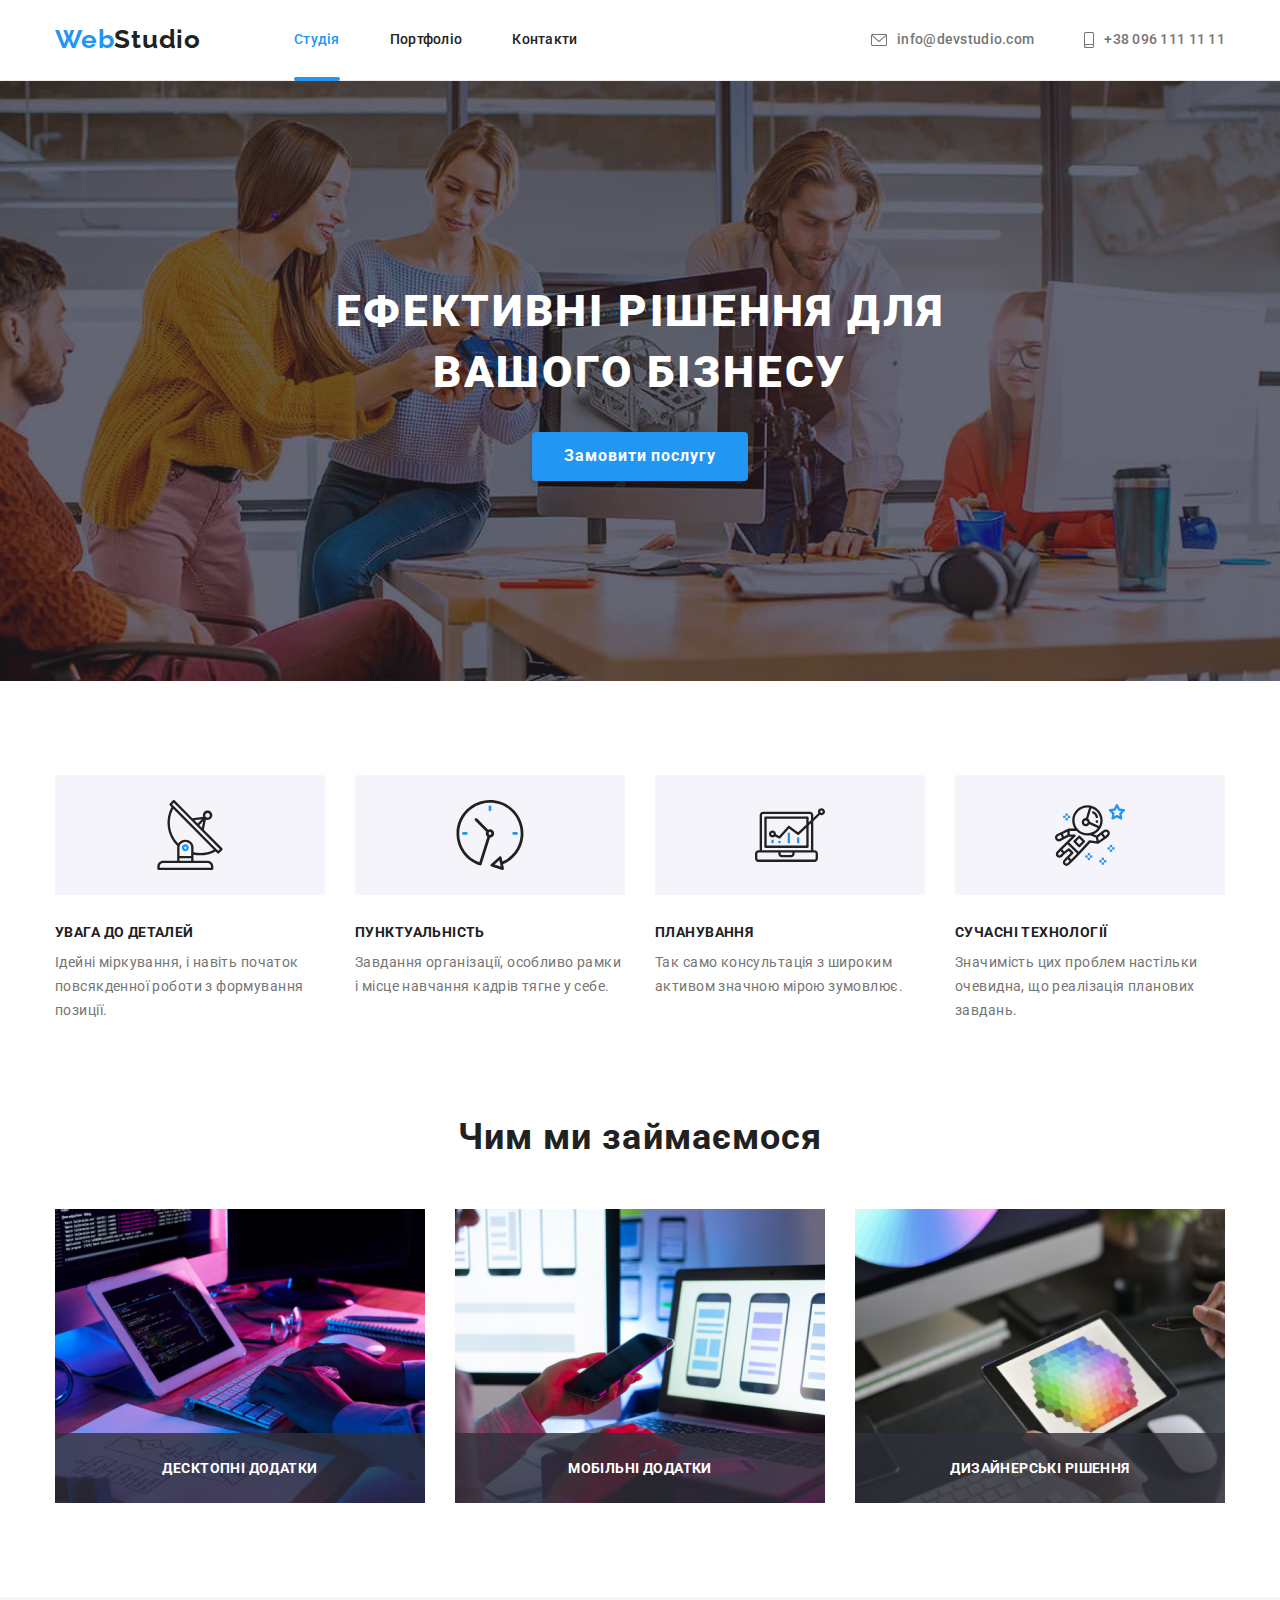
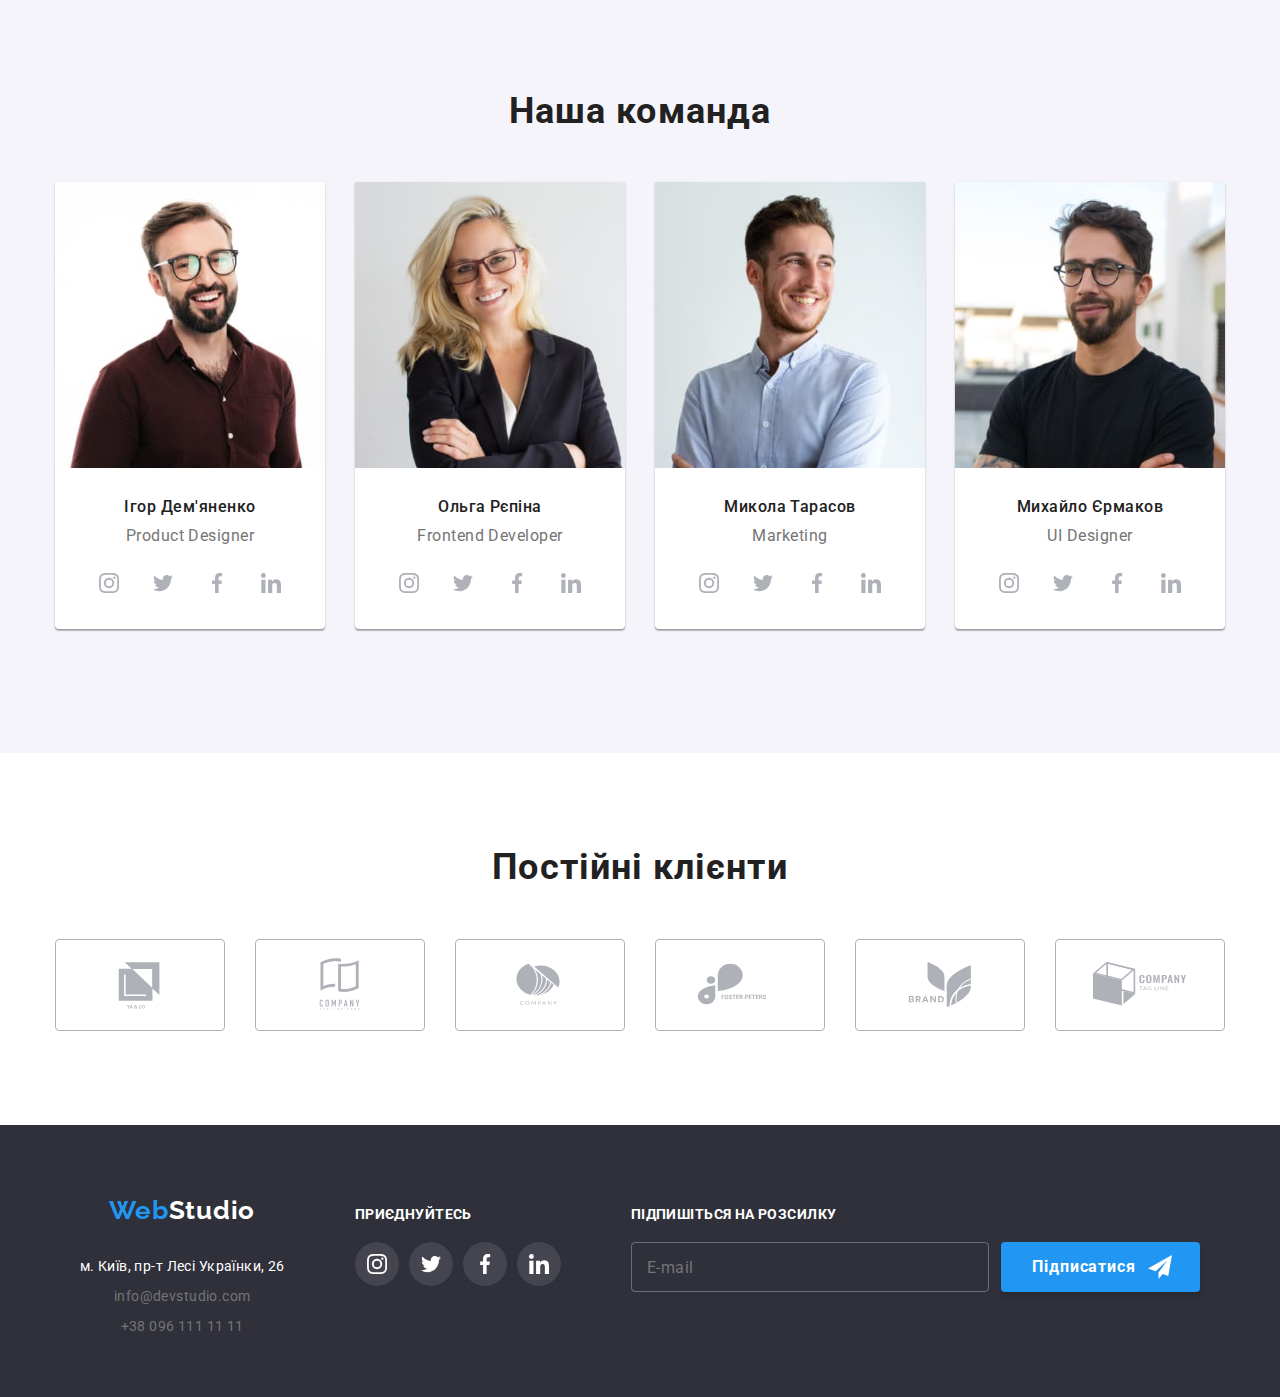
<file: index.html>
<!DOCTYPE html>
<html lang="uk">
  <head>
    <meta charset="utf-8" />
    <meta name="description" content="Веб студія для вашого бізнесу" />
    <meta name="viewport" content="width=device-width, initial-scale=1.0" />
    <title>Веб студія</title>
    <link rel="preconnect" href="https://fonts.googleapis.com" />
    <link rel="preconnect" href="https://fonts.gstatic.com" crossorigin />
    <link
      href="https://fonts.googleapis.com/css2?family=Raleway:wght@700&family=Roboto:wght@400;500;700;900&display=swap"
      rel="stylesheet"
    />
    <link
      rel="stylesheet"
      href="https://cdnjs.cloudflare.com/ajax/libs/modern-normalize/1.0.0/modern-normalize.min.css"
    />
    <link rel="stylesheet" href="./css/main.min.css" />
  </head>
  <body>
    <header class="header">
      <div class="container header__container">
        <nav class="pagination">
          <a class="logo header__logo" href="index.html" lang="en"
            >Web<span class="header__logo-part">Studio</span></a
          >
          <ul class="pagination__list">
            <li>
              <a
                class="header__link pagination__link"
                href="index.html"
                aria-current="page"
                >Студія</a
              >
            </li>
            <li>
              <a
                class="header__link pagination__link pagination__link--notactive"
                href="portfolio.html"
                >Портфоліо</a
              >
            </li>
            <li>
              <a
                class="header__link pagination__link pagination__link--notactive"
                href="#contacts"
                >Контакти</a
              >
            </li>
          </ul>
        </nav>
        <ul class="contact-list header__contact-list">
          <li>
            <a
              class="header__link contact-list__link"
              href="mailto:info@devstudio.com"
            >
              <svg class="contact-list__icon contact-list__icon--mail">
                <use href="./images/icons/symbol-defs.svg#mail"></use>
              </svg>
              info@devstudio.com</a
            >
          </li>
          <li>
            <a class="header__link contact-list__link" href="tel:+380961111111">
              <svg class="contact-list__icon contact-list__icon--tel">
                <use href="./images/icons/symbol-defs.svg#smartphone"></use>
              </svg>
              +38 096 111 11 11</a
            >
          </li>
        </ul>
        <button
          class="header__open-button js-open-menu"
          type="button"
          aria-expanded="false"
          aria-controls="mobile-menu"
        >
          <div class="header__custom-icon"></div>
          <div class="header__custom-icon"></div>
          <div class="header__custom-icon"></div>
        </button>

        <div id="mobile-menu" class="js-menu-container mobile-menu">
          <button class="header__close-button js-close-menu" type="button">
            <svg width="40px" height="40px">
              <use href="./images/icons/symbol-defs.svg#mobile-close"></use>
            </svg>
          </button>
          <div>
            <nav>
              <ul class="mobile-menu__nav-list">
                <li class="mobile-menu__item">
                  <a
                    class="mobile-menu__nav-link mobile-menu__nav-link--current"
                    href="./index.html"
                    >Студія</a
                  >
                </li>
                <li class="mobile-menu__item">
                  <a class="mobile-menu__nav-link" href="./portfolio.html"
                    >Портфоліо</a
                  >
                </li>
                <li class="mobile-menu__item">
                  <a class="mobile-menu__nav-link" href="">Контакти</a>
                </li>
              </ul>
            </nav>
          </div>
          <div>
            <ul class="mobile-menu__contact-list">
              <li class="mobile-menu__item">
                <a
                  class="mobile-menu__contact-link mobile-menu__contact-link--attention"
                  href="tel:+380961111111"
                  >+38 096 111 11 11</a
                >
              </li>
              <li class="mobile-menu__item">
                <a
                  class="mobile-menu__contact-link"
                  href="mailto:info@devstudio.com"
                  >info@devstudio.com</a
                >
              </li>
            </ul>
            <ul class="mobile-menu__social-list">
              <li><a class="mobile-menu__social-link" href="">Instagram</a></li>
              <li><a class="mobile-menu__social-link" href="">Twitter</a></li>
              <li><a class="mobile-menu__social-link" href="">Facebook</a></li>
              <li>
                <a
                  class="mobile-menu__social-link mobile-menu__social-link--no-stick"
                  href=""
                  >Linkedin</a
                >
              </li>
            </ul>
          </div>
        </div>
      </div>
    </header>
    <main>
      <section class="hero-section section hero-overlay">
        <!--Hero Section-->
        <h1 class="hero-title title-white title-upper">
          Ефективні рішення для вашого бізнесу
        </h1>
        <button data-modal-open class="brand-button" type="button">
          Замовити послугу
        </button>
      </section>

      <section class="features-section section">
        <!--Section about our features-->
        <div class="container">
          <ul class="features-content">
            <li class="features-li antenna-img">
              <h3 class="features-subtitle">УВАГА ДО ДЕТАЛЕЙ</h3>
              <p class="features-description p-gray">
                Ідейні міркування, і навіть початок повсякденної роботи з
                формування позиції.
              </p>
            </li>
            <li class="features-li clock-img">
              <h3 class="features-subtitle">ПУНКТУАЛЬНІСТЬ</h3>
              <p class="features-description p-gray">
                Завдання організації, особливо рамки і місце навчання кадрів
                тягне у себе.
              </p>
            </li>
            <li class="features-li diagramma-img">
              <h3 class="features-subtitle">ПЛАНУВАННЯ</h3>
              <p class="features-description p-gray">
                Так само консультація з широким активом значною мірою зумовлює.
              </p>
            </li>
            <li class="features-li astronaut-img">
              <h3 class="features-subtitle">СУЧАСНІ ТЕХНОЛОГІЇ</h3>
              <p class="features-description p-gray">
                Значимість цих проблем настільки очевидна, що реалізація
                планових завдань.
              </p>
            </li>
          </ul>
          <h2 class="features-title section-title">Чим ми займаємося</h2>
          <ul class="features-images">
            <li class="features-item">
              <img
                class="features-image"
                srcset="./images/img1.jpg 1x, ./images/img1@2x.jpg 2x"
                src="./images/img1.jpg"
                alt="Клавіатура,планшет та чоловічі руки"
                height="294"
                width="370"
              />
              <p class="features-overlay">Десктопні додатки</p>
            </li>
            <li class="features-item">
              <img
                class="features-image"
                srcset="./images/img2.jpg 1x, ./images/img2@2x.jpg 2x"
                src="./images/img2.jpg"
                alt="Лептоп та жінка з смартфоном"
                height="294"
                width="370"
              />
              <p class="features-overlay">Мобільні додатки</p>
            </li>
            <li class="features-item">
              <img
                class="features-image"
                srcset="./images/img3.jpg 1x, ./images/img3@2x.jpg 2x"
                src="./images/img3.jpg"
                alt="Планшет з зображенням палітри"
                height="294"
                width="370"
              />
              <p class="features-overlay">Дизайнерські рішення</p>
            </li>
          </ul>
        </div>
      </section>
      <section class="team-section section">
        <!--Section about our team-->
        <div class="container">
          <h2 class="section-title">Наша команда</h2>
          <ul class="team-section__card-list">
            <li class="team-card">
              <picture>
                <source
                  srcset="
                    ./images/mobile/team/imgIgor.jpg    1x,
                    ./images/mobile/team/imgIgor@2x.jpg 2x
                  "
                  media="(max-width:767px)"
                />
                <source
                  srcset="
                    ./images/tablet/team/imgIgor.jpg    1x,
                    ./images/tablet/team/imgIgor@2x.jpg 2x
                  "
                  media="(min-width:768px)"
                />
                <source
                  srcset="
                    ./images/desktop/team/imgIgor.jpg    1x,
                    ./images/desktop/team/imgIgor@2x.jpg 2x
                  "
                  media="(min-width:1200px)"
                />
                <img
                  class="team-card__image"
                  src="./images/imgIgor.jpg"
                  alt="Молодий бородатий чоловік в окулярах з посмішкою"
                  width="450"
                  height="460"
                />
              </picture>
              <div>
                <h3 class="team-card__name">Ігор Дем'яненко</h3>
                <p class="team-card__role p-gray" lang="en">Product Designer</p>
                <ul class="social-list team-card__social-list">
                  <li class="social-list__item">
                    <a class="social-list__link" href="">
                      <svg class="social-list__svg">
                        <use
                          href="./images/icons/symbol-defs.svg#instagram-2"
                        ></use>
                      </svg>
                    </a>
                  </li>
                  <li class="social-list__item">
                    <a class="social-list__link" href="">
                      <svg class="social-list__svg">
                        <use
                          href="./images/icons/symbol-defs.svg#twitter-1"
                        ></use>
                      </svg>
                    </a>
                  </li>
                  <li class="social-list__item">
                    <a class="social-list__link" href="">
                      <svg class="social-list__svg">
                        <use
                          href="./images/icons/symbol-defs.svg#facebook-1"
                        ></use>
                      </svg>
                    </a>
                  </li>
                  <li class="social-list__item">
                    <a class="social-list__link" href="">
                      <svg class="social-list__svg">
                        <use
                          href="./images/icons/symbol-defs.svg#linkedin-1"
                        ></use>
                      </svg>
                    </a>
                  </li>
                </ul>
              </div>
            </li>

            <li class="team-card">
              <picture>
                <source
                  srcset="
                    ./images/mobile/team/imgOlga.jpg    1x,
                    ./images/mobile/team/imgOlga@2x.jpg 2x
                  "
                  media="(max-width:767px)"
                />
                <source
                  srcset="
                    ./images/tablet/team/imgOlga.jpg    1x,
                    ./images/tablet/team/imgOlga@2x.jpg 2x
                  "
                  media="(min-width:768px)"
                />
                <source
                  srcset="
                    ./images/desktop/team/imgOlga.jpg    1x,
                    ./images/desktop/team/imgOlga@2x.jpg 2x
                  "
                  media="(min-width:1200px)"
                />
                <img
                  class="team-card__image"
                  src="./images/imgOlga.jpg"
                  alt="Блондинка в окулярах з посмішкою"
                  width="450"
                  height="460"
                />
              </picture>
              <div>
                <h3 class="team-card__name">Ольга Рєпіна</h3>
                <p class="team-card__role p-gray" lang="en">
                  Frontend Developer
                </p>
                <ul class="social-list team-card__social-list">
                  <li class="social-list__item">
                    <a class="social-list__link" href="">
                      <svg class="social-list__svg">
                        <use
                          href="./images/icons/symbol-defs.svg#instagram-2"
                        ></use>
                      </svg>
                    </a>
                  </li>
                  <li class="social-list__item">
                    <a class="social-list__link" href="">
                      <svg class="social-list__svg">
                        <use
                          href="./images/icons/symbol-defs.svg#twitter-1"
                        ></use>
                      </svg>
                    </a>
                  </li>
                  <li class="social-list__item">
                    <a class="social-list__link" href="">
                      <svg class="social-list__svg">
                        <use
                          href="./images/icons/symbol-defs.svg#facebook-1"
                        ></use>
                      </svg>
                    </a>
                  </li>
                  <li class="social-list__item">
                    <a class="social-list__link" href="">
                      <svg class="social-list__svg">
                        <use
                          href="./images/icons/symbol-defs.svg#linkedin-1"
                        ></use>
                      </svg>
                    </a>
                  </li>
                </ul>
              </div>
            </li>
            <li class="team-card">
              <picture>
                <source
                  srcset="
                    ./images/mobile/team/imgMykola.jpg    1x,
                    ./images/mobile/team/imgMykola@2x.jpg 2x
                  "
                  media="(max-width:767px)"
                />
                <source
                  srcset="
                    ./images/tablet/team/imgMykola.jpg    1x,
                    ./images/tablet/team/imgMykola@2x.jpg 2x
                  "
                  media="(min-width:768px)"
                />
                <source
                  srcset="
                    ./images/desktop/team/imgMykola.jpg    1x,
                    ./images/desktop/team/imgMykola@2x.jpg 2x
                  "
                  media="(min-width:1200px)"
                />
                <img
                  class="team-card__image"
                  src="./images/imgMykola.jpg"
                  alt="Чоловік в блакитній сорочці з посмішкою"
                  width="450"
                  height="460"
                />
              </picture>
              <div>
                <h3 class="team-card__name">Микола Тарасов</h3>
                <p class="team-card__role p-gray" lang="en">Marketing</p>
                <ul class="social-list team-card__social-list">
                  <li class="social-list__item">
                    <a class="social-list__link" href="">
                      <svg class="social-list__svg">
                        <use
                          href="./images/icons/symbol-defs.svg#instagram-2"
                        ></use>
                      </svg>
                    </a>
                  </li>
                  <li class="social-list__item">
                    <a class="social-list__link" href="">
                      <svg class="social-list__svg">
                        <use
                          href="./images/icons/symbol-defs.svg#twitter-1"
                        ></use>
                      </svg>
                    </a>
                  </li>
                  <li class="social-list__item">
                    <a class="social-list__link" href="">
                      <svg class="social-list__svg">
                        <use
                          href="./images/icons/symbol-defs.svg#facebook-1"
                        ></use>
                      </svg>
                    </a>
                  </li>
                  <li class="social-list__item">
                    <a class="social-list__link" href="">
                      <svg class="social-list__svg">
                        <use
                          href="./images/icons/symbol-defs.svg#linkedin-1"
                        ></use>
                      </svg>
                    </a>
                  </li>
                </ul>
              </div>
            </li>
            <li class="team-card">
              <picture>
                <source
                  srcset="
                    ./images/mobile/team/imgMykhailo.jpg    1x,
                    ./images/mobile/team/imgMykhailo@2x.jpg 2x
                  "
                  media="(max-width:767px)"
                />
                <source
                  srcset="
                    ./images/tablet/team/imgMykhailo.jpg    1x,
                    ./images/tablet/team/imgMykhailo@2x.jpg 2x
                  "
                  media="(min-width:768px)"
                />
                <source
                  srcset="
                    ./images/desktop/team/imgMykhailo.jpg    1x,
                    ./images/desktop/team/imgMykhailo@2x.jpg 2x
                  "
                  media="(min-width:1200px)"
                />
                <img
                  class="team-card__image"
                  src="./images/imgMykhailo.jpg"
                  alt="Чоловік в чорній футболці та окулярах"
                  width="450"
                  height="460"
                />
              </picture>
              <div>
                <h3 class="team-card__name">Михайло Єрмаков</h3>
                <p class="team-card__role p-gray" lang="en">UI Designer</p>
                <ul class="social-list team-card__social-list">
                  <li class="social-list__item">
                    <a class="social-list__link" href="">
                      <svg class="social-list__svg">
                        <use
                          href="./images/icons/symbol-defs.svg#instagram-2"
                        ></use>
                      </svg>
                    </a>
                  </li>
                  <li class="social-list__item">
                    <a class="social-list__link" href="">
                      <svg class="social-list__svg">
                        <use
                          href="./images/icons/symbol-defs.svg#twitter-1"
                        ></use>
                      </svg>
                    </a>
                  </li>
                  <li class="social-list__item">
                    <a class="social-list__link" href="">
                      <svg class="social-list__svg">
                        <use
                          href="./images/icons/symbol-defs.svg#facebook-1"
                        ></use>
                      </svg>
                    </a>
                  </li>
                  <li class="social-list__item">
                    <a class="social-list__link" href="">
                      <svg class="social-list__svg">
                        <use
                          href="./images/icons/symbol-defs.svg#linkedin-1"
                        ></use>
                      </svg>
                    </a>
                  </li>
                </ul>
              </div>
            </li>
          </ul>
        </div>
      </section>
      <section class="our-clients section">
        <div class="container">
          <h2 class="clients-title section-title">Постійні клієнти</h2>
          <ul class="clients-list">
            <li class="clients-item">
              <a class="clients-link link-hover" href="#company-tag"
                ><svg class="clients-icon">
                  <use
                    href="./images/icons/symbol-defs.svg#company1"
                  ></use></svg
              ></a>
            </li>
            <li class="clients-item">
              <a class="clients-link link-hover" href="#ya-co"
                ><svg class="clients-icon">
                  <use
                    href="./images/icons/symbol-defs.svg#company2"
                  ></use></svg
              ></a>
            </li>
            <li class="clients-item">
              <a class="clients-link link-hover" href="#company"
                ><svg class="clients-icon">
                  <use
                    href="./images/icons/symbol-defs.svg#company3"
                  ></use></svg
              ></a>
            </li>
            <li class="clients-item">
              <a class="clients-link link-hover" href="#foster-peters"
                ><svg class="clients-icon">
                  <use
                    href="./images/icons/symbol-defs.svg#company4"
                  ></use></svg
              ></a>
            </li>
            <li class="clients-item">
              <a class="clients-link link-hover" href="#brand"
                ><svg class="clients-icon">
                  <use
                    href="./images/icons/symbol-defs.svg#company5"
                  ></use></svg
              ></a>
            </li>
            <li class="clients-item">
              <a class="clients-link link-hover" href="#tag-line"
                ><svg class="clients-icon">
                  <use
                    href="./images/icons/symbol-defs.svg#company6"
                  ></use></svg
              ></a>
            </li>
          </ul>
        </div>
      </section>
    </main>
    <footer class="footer">
      <div class="container footer__container">
        <div>
          <a class="logo footer__logo" href="index.html" lang="en"
            >Web<span class="footer__logo-part">Studio</span></a
          >
          <address class="adress footer__adress">
            <a
              class="footer__link"
              href="https://goo.gl/maps/gLVNjyqDi5Kqp5Yx6"
              target="_blank"
              rel="noreferrer noopener"
              >м. Київ, пр-т Лесі Українки, 26</a
            ><a class="footer__link" href="mailto:info@devstudio.com"
              >info@devstudio.com</a
            >
            <a class="footer__link" href="tel:+380961111111"
              >+38 096 111 11 11</a
            >
          </address>
        </div>
        <div class="footer__links-container">
          <p class="footer-title">Приєднуйтесь</p>
          <ul class="social-list">
            <li class="social-list__item">
              <a class="social-list__link footer__social-link" href="">
                <svg class="social-list__svg">
                  <use href="./images/icons/symbol-defs.svg#instagram-2"></use>
                </svg>
              </a>
            </li>
            <li class="social-list__item">
              <a class="social-list__link footer__social-link" href="">
                <svg class="social-list__svg">
                  <use href="./images/icons/symbol-defs.svg#twitter-1"></use>
                </svg>
              </a>
            </li>
            <li class="social-list__item">
              <a class="social-list__link footer__social-link" href="">
                <svg class="social-list__svg">
                  <use href="./images/icons/symbol-defs.svg#facebook-1"></use>
                </svg>
              </a>
            </li>
            <li class="social-list__item">
              <a class="social-list__link footer__social-link" href="">
                <svg class="social-list__svg">
                  <use href="./images/icons/symbol-defs.svg#linkedin-1"></use>
                </svg>
              </a>
            </li>
          </ul>
        </div>
        <div class="subscribe-container">
          <h3 class="footer-title">Підпишіться на розсилку</h3>
          <form class="subscribe-form">
            <label class="subscribe-form__label"
              ><input
                class="subscribe-form__input"
                type="email"
                placeholder="E-mail" /></label
            ><button class="brand-button footer__brand-button" type="sumbit">
              Підпиcатися
              <svg class="footer__subscribe-icon" width="24px" height="24px">
                <use href="./images/icons/symbol-defs.svg#icon-send"></use>
              </svg>
            </button>
          </form>
        </div>
      </div>
    </footer>
    <!-- modal window -->
    <div data-modal class="backdrop is-hidden">
      <div class="modal">
        <button data-modal-close class="modal-button" type="button">
          <svg class="close-svg" width="11" height="11">
            <use href="./images/icons/symbol-defs.svg#close"></use>
          </svg>
        </button>
        <form class="modal-form" name="form">
          <div role="group" class="modal-input">
            <h2 class="modal-title">Залиште свої дані, ми вам зателефонуємо</h2>
            <div class="input-container">
              <label class="modal-label p-gray" for="user-name">Ім'я</label>
              <div class="input-svg">
                <input
                  id="user-name"
                  class="input-area"
                  type="text"
                  name="user-name"
                />
                <svg class="modal-icon">
                  <use href="./images/icons/symbol-defs.svg#person-black"></use>
                </svg>
              </div>
            </div>
            <div class="input-container">
              <label class="modal-label p-gray" for="user-phone">Телефон</label>
              <div class="input-svg">
                <input
                  id="user-phone"
                  class="input-area"
                  type="tel"
                  name="user-phone"
                />
                <svg class="modal-icon">
                  <use href="./images/icons/symbol-defs.svg#phone-black"></use>
                </svg>
              </div>
            </div>
            <div class="input-container">
              <label class="modal-label p-gray" for="user-mail">Пошта</label>
              <div class="input-svg">
                <input
                  id="user-mail"
                  class="input-area"
                  type="email"
                  name="user-mail"
                />
                <svg class="modal-icon">
                  <use href="./images/icons/symbol-defs.svg#email-black"></use>
                </svg>
              </div>
            </div>
            <div class="input-container">
              <label class="modal-label p-gray" for="user-comment"
                >Коментар</label
              >
              <textarea
                class="comment-area"
                name="user-comment"
                id="user-comment"
                placeholder="Введіть текст"
              ></textarea>
            </div>

            <label class="policy-label p-gray" for="policy"
              ><input type="checkbox" name="policy" id="policy" required />

              <span class="checkbox-icon"> </span>
              <span class="policy-text">
                Погоджуюся з розсилкою та приймаю
              </span>
              <a class="policy-ref" href="">Умови договору</a></label
            >

            <button class="brand-button" type="submit">Відправити</button>
          </div>
        </form>
      </div>
    </div>
    <script src="./js/modal.js"></script>
    <script src="./js/mobile-menu.js"></script>
  </body>
</html>
<!--Кінець(-->
</file>
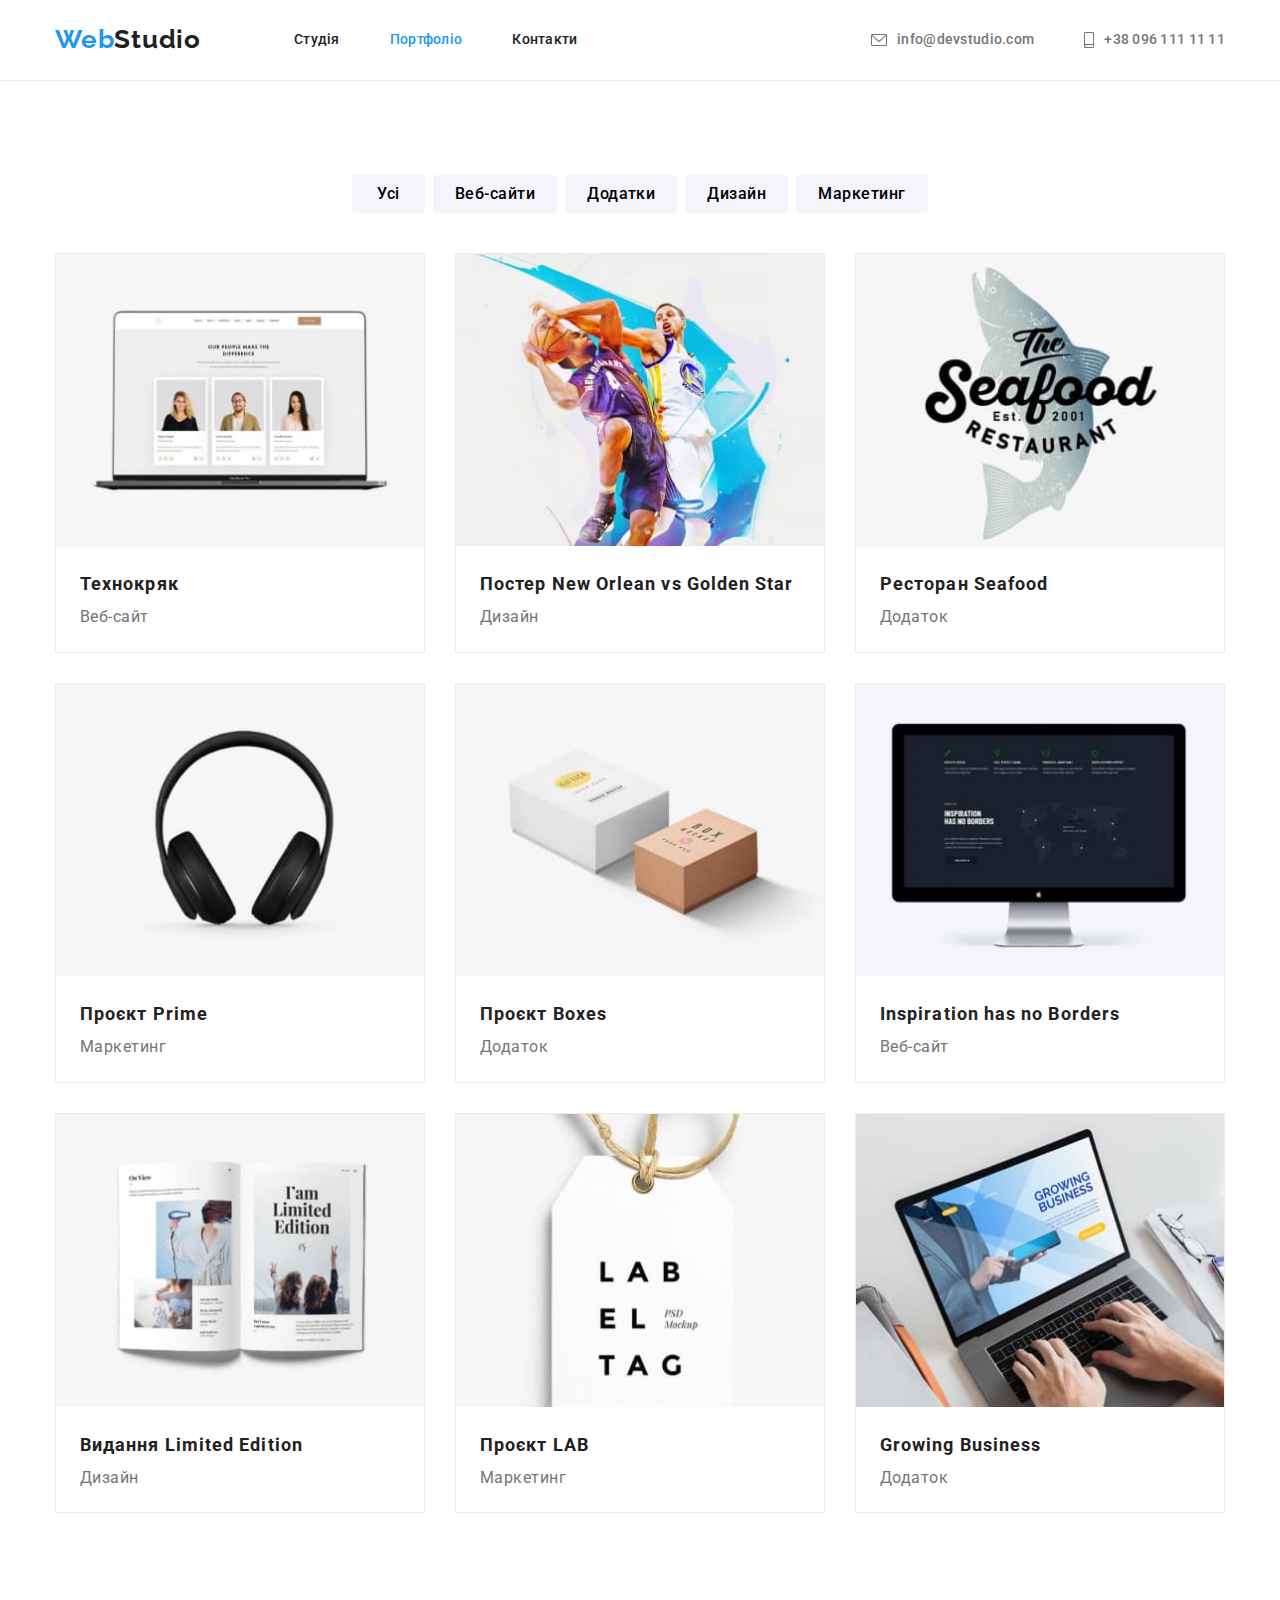
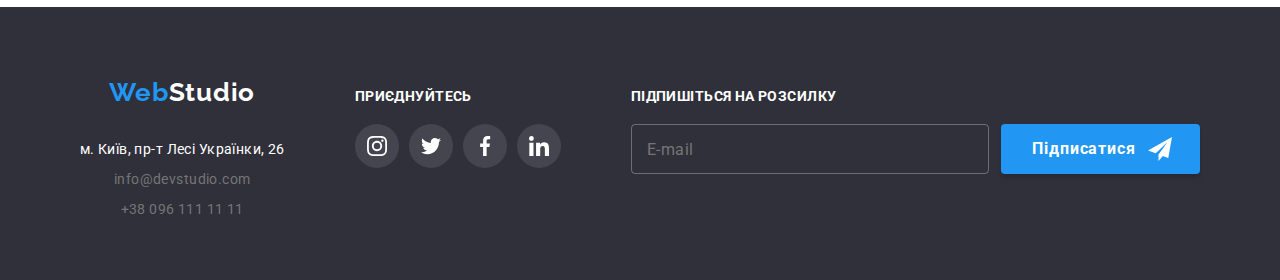
<file: portfolio.html>
<!DOCTYPE html>
<html lang="uk">
  <head>
    <meta charset="utf-8" />
    <meta name="description" content="Веб студія для вашого бізнесу" />
    <meta name="viewport" content="width=device-width, initial-scale=1.0" />
    <title>Веб студія</title>
    <link rel="preconnect" href="https://fonts.googleapis.com" />
    <link rel="preconnect" href="https://fonts.gstatic.com" crossorigin />
    <link
      href="https://fonts.googleapis.com/css2?family=Raleway:wght@700&family=Roboto:wght@400;500;700;900&display=swap"
      rel="stylesheet"
    />
    <link
      rel="stylesheet"
      href="https://cdnjs.cloudflare.com/ajax/libs/modern-normalize/1.0.0/modern-normalize.min.css"
    />
    <link rel="stylesheet" href="./css/main.min.css" />
  </head>
  <body>
    <header class="header">
      <div class="container header__container">
        <nav class="pagination">
          <a class="logo header__logo" href="index.html" lang="en"
            >Web<span class="header__logo-part">Studio</span></a
          >
          <ul class="pagination__list">
            <li>
              <a class="header__link pagination__link" href="index.html"
                >Студія</a
              >
            </li>
            <li>
              <a
                class="header__link pagination__link pagination__link--notactive"
                href="portfolio.html"
                aria-current="page"
                >Портфоліо</a
              >
            </li>
            <li>
              <a
                class="header__link pagination__link pagination__link--notactive"
                href="#contacts"
                >Контакти</a
              >
            </li>
          </ul>
        </nav>
        <ul class="contact-list header__contact-list">
          <li>
            <a
              class="header__link contact-list__link"
              href="mailto:info@devstudio.com"
            >
              <svg class="contact-list__icon contact-list__icon--mail">
                <use href="./images/icons/symbol-defs.svg#mail"></use>
              </svg>
              info@devstudio.com</a
            >
          </li>
          <li>
            <a class="header__link contact-list__link" href="tel:+380961111111">
              <svg class="contact-list__icon contact-list__icon--tel">
                <use href="./images/icons/symbol-defs.svg#smartphone"></use>
              </svg>
              +38 096 111 11 11</a
            >
          </li>
        </ul>
        <button
          class="header__open-button js-open-menu"
          type="button"
          aria-expanded="false"
          aria-controls="mobile-menu"
        >
          <div class="header__custom-icon"></div>
          <div class="header__custom-icon"></div>
          <div class="header__custom-icon"></div>
        </button>
      </div>
    </header>
    <main>
      <h2 class="visually-hidden">Портфоліо</h2>
      <!-- Sorting buttons for portfolio -->
      <section class="portfolio-section section">
        <div class="container">
          <ul class="btns-sort">
            <li>
              <button class="btn-portfolio btn-gray btn-first" type="button">
                Усі
              </button>
            </li>
            <li>
              <button class="btn-portfolio btn-gray" type="button">
                Веб-сайти
              </button>
            </li>
            <li>
              <button class="btn-portfolio btn-gray" type="button">
                Додатки
              </button>
            </li>
            <li>
              <button class="btn-portfolio btn-gray" type="button">
                Дизайн
              </button>
            </li>
            <li>
              <button class="btn-portfolio btn-gray" type="button">
                Маркетинг
              </button>
            </li>
          </ul>
          <!-- Main section of portfolio -->
          <ul class="portfolio-img">
            <li class="portfolio-item">
              <a class="portfolio-link" href="">
                <div class="img-container">
                  <picture>
                    <source
                      srcset="
                        ./images/desktop/portfolio/img-item1.jpg    1x,
                        ./images/desktop/portfolio/img-item1@2x.jpg 2x
                      "
                      media="(min-width:1200px)"
                    />
                    <source
                      srcset="
                        ./images/tablet/portfolio/img-item1.jpg    1x,
                        ./images/tablet/portfolio/img-item1@2x.jpg 2x
                      "
                      media="(min-width:768px)"
                    />
                    <source
                      srcset="
                        ./images/mobile/portfolio/img-item1.jpg 1x,
                        ./images/mobile/portfolio/img-item1.jpg 2x
                      "
                      media="(max-width:767px)"
                    />
                    <img
                      class="img-project"
                      src="./images/portfolio/portfolio-item1.jpg"
                      alt="Ноутбук з зображенням веб-сайту"
                      width="370"
                    />
                  </picture>
                  <p class="card-description">
                    Ресурс пропонує комплексні пропозиції з різним рівнем
                    функціоналу та сервісів. Все це дозволить відвідувачу
                    отримати вичерпні відомості про компанію чи приватну особу.
                  </p>
                </div>
                <h3 class="portfolio-h">Технокряк</h3>
                <p class="portfolio-p portfolio-pcolor">Веб-сайт</p>
              </a>
            </li>
            <li class="portfolio-item">
              <a class="portfolio-link" href="">
                <div class="img-container">
                  <picture>
                    <source
                      srcset="
                        ./images/desktop/portfolio/img-item2.jpg    1x,
                        ./images/desktop/portfolio/img-item2@2x.jpg 2x
                      "
                      media="(min-width:1200px)"
                    />
                    <source
                      srcset="
                        ./images/tablet/portfolio/img-item2.jpg    1x,
                        ./images/tablet/portfolio/img-item2@2x.jpg 2x
                      "
                      media="(min-width:768px)"
                    />
                    <source
                      srcset="
                        ./images/mobile/portfolio/img-item2.jpg    1x,
                        ./images/mobile/portfolio/img-item2@2x.jpg 2x
                      "
                      media="(max-width:767px)"
                    />
                    <img
                      class="img-project"
                      src="./images/portfolio/portfolio-item2.jpg"
                      alt="Постер з двома баскетболістами"
                      width="370"
                    />
                  </picture>
                  <p class="card-description">
                    Ресурс пропонує комплексні пропозиції з різним рівнем
                    функціоналу та сервісів. Все це дозволить відвідувачу
                    отримати вичерпні відомості про компанію чи приватну особу.
                  </p>
                </div>
                <h3 class="portfolio-h">Постер New Orlean vs Golden Star</h3>
                <p class="portfolio-p portfolio-pcolor">Дизайн</p>
              </a>
            </li>
            <li class="portfolio-item">
              <a class="portfolio-link" href="">
                <div class="img-container">
                  <picture>
                    <source
                      srcset="
                        ./images/desktop/portfolio/img-item3.jpg    1x,
                        ./images/desktop/portfolio/img-item3@2x.jpg 2x
                      "
                      media="(min-width:1200px)"
                    />
                    <source
                      srcset="
                        ./images/tablet/portfolio/img-item3.jpg    1x,
                        ./images/tablet/portfolio/img-item3@2x.jpg 2x
                      "
                      media="(min-width:768px)"
                    />
                    <source
                      srcset="
                        ./images/mobile/portfolio/img-item3.jpg    1x,
                        ./images/mobile/portfolio/img-item3@2x.jpg 2x
                      "
                      media="(max-width:767px)"
                    />
                    <img
                      class="img-project"
                      src="./images/portfolio/portfolio-item3.jpg"
                      alt="Зображення логотипу рибного ресторану"
                      width="370"
                    />
                  </picture>
                  <p class="card-description">
                    Ресурс пропонує комплексні пропозиції з різним рівнем
                    функціоналу та сервісів. Все це дозволить відвідувачу
                    отримати вичерпні відомості про компанію чи приватну особу.
                  </p>
                </div>
                <h3 class="portfolio-h">Ресторан Seafood</h3>
                <p class="portfolio-p portfolio-pcolor">Додаток</p>
              </a>
            </li>
            <li class="portfolio-item">
              <a class="portfolio-link" href="">
                <div class="img-container">
                  <picture>
                    <source
                      srcset="
                        ./images/desktop/portfolio/img-item4.jpg    1x,
                        ./images/desktop/portfolio/img-item4@2x.jpg 2x
                      "
                      media="(min-width:1200px)"
                    />
                    <source
                      srcset="
                        ./images/tablet/portfolio/img-item4.jpg    1x,
                        ./images/tablet/portfolio/img-item4@2x.jpg 2x
                      "
                      media="(min-width:768px)"
                    />
                    <source
                      srcset="
                        ./images/mobile/portfolio/img-item4.jpg    1x,
                        ./images/mobile/portfolio/img-item4@2x.jpg 2x
                      "
                      media="(max-width:767px)"
                    />
                    <img
                      class="img-project"
                      src="./images/portfolio/portfolio-item4.jpg"
                      alt="Наушники"
                      width="370"
                    />
                  </picture>
                  <p class="card-description">
                    Ресурс пропонує комплексні пропозиції з різним рівнем
                    функціоналу та сервісів. Все це дозволить відвідувачу
                    отримати вичерпні відомості про компанію чи приватну особу.
                  </p>
                </div>
                <h3 class="portfolio-h">Проєкт Prime</h3>
                <p class="portfolio-p portfolio-pcolor">Маркетинг</p>
              </a>
            </li>
            <li class="portfolio-item">
              <a class="portfolio-link" href="">
                <div class="img-container">
                  <picture>
                    <source
                      srcset="
                        ./images/desktop/portfolio/img-item5.jpg    1x,
                        ./images/desktop/portfolio/img-item5@2x.jpg 2x
                      "
                      media="(min-width:1200px)"
                    />
                    <source
                      srcset="
                        ./images/tablet/portfolio/img-item5.jpg    1x,
                        ./images/tablet/portfolio/img-item5@2x.jpg 2x
                      "
                      media="(min-width:768px)"
                    />
                    <source
                      srcset="
                        ./images/mobile/portfolio/img-item5.jpg    1x,
                        ./images/mobile/portfolio/img-item5@2x.jpg 2x
                      "
                      media="(max-width:767px)"
                    />
                    <img
                      class="img-project"
                      src="./images/portfolio/portfolio-item5.jpg"
                      alt="Дві коробки"
                      width="370"
                    />
                  </picture>
                  <p class="card-description">
                    Ресурс пропонує комплексні пропозиції з різним рівнем
                    функціоналу та сервісів. Все це дозволить відвідувачу
                    отримати вичерпні відомості про компанію чи приватну особу.
                  </p>
                </div>
                <h3 class="portfolio-h">Проєкт Boxes</h3>
                <p class="portfolio-p portfolio-pcolor">Додаток</p>
              </a>
            </li>
            <li class="portfolio-item">
              <a class="portfolio-link" href="">
                <div class="img-container">
                  <picture>
                    <source
                      srcset="
                        ./images/desktop/portfolio/img-item6.jpg    1x,
                        ./images/desktop/portfolio/img-item6@2x.jpg 2x
                      "
                      media="(min-width:1200px)"
                    />
                    <source
                      srcset="
                        ./images/tablet/portfolio/img-item6.jpg    1x,
                        ./images/tablet/portfolio/img-item6@2x.jpg 2x
                      "
                      media="(min-width:768px)"
                    />
                    <source
                      srcset="
                        ./images/mobile/portfolio/img-item6.jpg    1x,
                        ./images/mobile/portfolio/img-item6@2x.jpg 2x
                      "
                      media="(max-width:767px)"
                    />
                    <img
                      class="img-project"
                      src="./images/portfolio/portfolio-item6.jpg"
                      alt="Макбук з веб-сайтом"
                      width="370"
                    />
                  </picture>
                  <p class="card-description">
                    Ресурс пропонує комплексні пропозиції з різним рівнем
                    функціоналу та сервісів. Все це дозволить відвідувачу
                    отримати вичерпні відомості про компанію чи приватну особу.
                  </p>
                </div>
                <h3 class="portfolio-h">Inspiration has no Borders</h3>
                <p class="portfolio-p portfolio-pcolor">Веб-сайт</p>
              </a>
            </li>
            <li class="portfolio-item">
              <a class="portfolio-link" href="">
                <div class="img-container">
                  <picture>
                    <source
                      srcset="
                        ./images/desktop/portfolio/img-item7.jpg    1x,
                        ./images/desktop/portfolio/img-item7@2x.jpg 2x
                      "
                      media="(min-width:1200px)"
                    />
                    <source
                      srcset="
                        ./images/tablet/portfolio/img-item7.jpg    1x,
                        ./images/tablet/portfolio/img-item7@2x.jpg 2x
                      "
                      media="(min-width:768px)"
                    />
                    <source
                      srcset="
                        ./images/mobile/portfolio/img-item7.jpg    1x,
                        ./images/mobile/portfolio/img-item7@2x.jpg 2x
                      "
                      media="(max-width:767px)"
                    />
                    <img
                      class="img-project"
                      src="./images/portfolio/portfolio-item7.jpg"
                      alt="Розгорнута книжка"
                      width="370"
                    />
                  </picture>
                  <p class="card-description">
                    Ресурс пропонує комплексні пропозиції з різним рівнем
                    функціоналу та сервісів. Все це дозволить відвідувачу
                    отримати вичерпні відомості про компанію чи приватну особу.
                  </p>
                </div>
                <h3 class="portfolio-h">Видання Limited Edition</h3>
                <p class="portfolio-p portfolio-pcolor">Дизайн</p>
              </a>
            </li>
            <li class="portfolio-item">
              <a class="portfolio-link" href="">
                <div class="img-container">
                  <picture>
                    <source
                      srcset="
                        ./images/desktop/portfolio/img-item8.jpg    1x,
                        ./images/desktop/portfolio/img-item8@2x.jpg 2x
                      "
                      media="(min-width:1200px)"
                    />
                    <source
                      srcset="
                        ./images/tablet/portfolio/img-item8.jpg    1x,
                        ./images/tablet/portfolio/img-item8@2x.jpg 2x
                      "
                      media="(min-width:768px)"
                    />
                    <source
                      srcset="
                        ./images/mobile/portfolio/img-item8.jpg    1x,
                        ./images/mobile/portfolio/img-item8@2x.jpg 2x
                      "
                      media="(max-width:767px)"
                    />
                    <img
                      class="img-project"
                      src="./images/portfolio/portfolio-item8.jpg"
                      alt="Бірка"
                      width="370"
                    />
                  </picture>
                  <p class="card-description">
                    Ресурс пропонує комплексні пропозиції з різним рівнем
                    функціоналу та сервісів. Все це дозволить відвідувачу
                    отримати вичерпні відомості про компанію чи приватну особу.
                  </p>
                </div>
                <h3 class="portfolio-h">Проєкт LAB</h3>
                <p class="portfolio-p portfolio-pcolor">Маркетинг</p>
              </a>
            </li>
            <li class="portfolio-item">
              <a class="portfolio-link" href="">
                <div class="img-container">
                  <picture>
                    <source
                      srcset="
                        ./images/desktop/portfolio/img-item9.jpg    1x,
                        ./images/desktop/portfolio/img-item9@2x.jpg 2x
                      "
                      media="(min-width:1200px)"
                    />
                    <source
                      srcset="
                        ./images/mobile/portfolio/img-item9.jpg    1x,
                        ./images/mobile/portfolio/img-item9@2x.jpg 2x
                      "
                      media="(max-width:767px)"
                    />
                    <source
                      srcset="
                        ./images/tablet/portfolio/img-item9.jpg    1x,
                        ./images/tablet/portfolio/img-item9@2x.jpg 2x
                      "
                      media="(min-width:768px)"
                    />
                    <img
                      class="img-project"
                      src="./images/portfolio/portfolio-item9.jpg"
                      alt="Ноутбук і руки, які щось друкують"
                      width="370"
                    />
                  </picture>
                  <p class="card-description">
                    Ресурс пропонує комплексні пропозиції з різним рівнем
                    функціоналу та сервісів. Все це дозволить відвідувачу
                    отримати вичерпні відомості про компанію чи приватну особу.
                  </p>
                </div>
                <h3 class="portfolio-h">Growing Business</h3>
                <p class="portfolio-p portfolio-pcolor">Додаток</p>
              </a>
            </li>
          </ul>
        </div>
      </section>
    </main>
    <footer class="footer">
      <div class="container footer__container">
        <div>
          <a class="logo footer__logo" href="index.html" lang="en"
            >Web<span class="footer__logo-part">Studio</span></a
          >
          <address class="adress footer__adress">
            <a
              class="footer__link"
              href="https://goo.gl/maps/gLVNjyqDi5Kqp5Yx6"
              target="_blank"
              rel="noreferrer noopener"
              >м. Київ, пр-т Лесі Українки, 26</a
            ><a class="footer__link" href="mailto:info@devstudio.com"
              >info@devstudio.com</a
            >
            <a class="footer__link" href="tel:+380961111111"
              >+38 096 111 11 11</a
            >
          </address>
        </div>
        <div class="footer__links-container">
          <p class="footer-title">Приєднуйтесь</p>
          <ul class="social-list">
            <li class="social-list__item">
              <a class="social-list__link footer__social-link" href="">
                <svg class="social-list__svg">
                  <use href="./images/icons/symbol-defs.svg#instagram-2"></use>
                </svg>
              </a>
            </li>
            <li class="social-list__item">
              <a class="social-list__link footer__social-link" href="">
                <svg class="social-list__svg">
                  <use href="./images/icons/symbol-defs.svg#twitter-1"></use>
                </svg>
              </a>
            </li>
            <li class="social-list__item">
              <a class="social-list__link footer__social-link" href="">
                <svg class="social-list__svg">
                  <use href="./images/icons/symbol-defs.svg#facebook-1"></use>
                </svg>
              </a>
            </li>
            <li class="social-list__item">
              <a class="social-list__link footer__social-link" href="">
                <svg class="social-list__svg">
                  <use href="./images/icons/symbol-defs.svg#linkedin-1"></use>
                </svg>
              </a>
            </li>
          </ul>
        </div>
        <div class="subscribe-container">
          <h3 class="footer-title">Підпишіться на розсилку</h3>
          <form class="subscribe-form">
            <label class="subscribe-form__label"
              ><input
                class="subscribe-form__input"
                type="email"
                placeholder="E-mail" /></label
            ><button class="brand-button footer__brand-button" type="sumbit">
              Підпиcатися
              <svg class="footer__subscribe-icon" width="24px" height="24px">
                <use href="./images/icons/symbol-defs.svg#icon-send"></use>
              </svg>
            </button>
          </form>
        </div>
      </div>
    </footer>
    <div id="mobile-menu" class="js-menu-container mobile-menu">
      <button class="header__close-button js-close-menu" type="button">
        <svg width="40px" height="40px">
          <use href="./images/icons/symbol-defs.svg#mobile-close"></use>
        </svg>
      </button>
      <div>
        <nav>
          <ul class="mobile-menu__nav-list">
            <li class="mobile-menu__item">
              <a class="mobile-menu__nav-link" href="./index.html">Студія</a>
            </li>
            <li class="mobile-menu__item">
              <a
                class="mobile-menu__nav-link mobile-menu__nav-link--current"
                href="./portfolio.html"
                >Портфоліо</a
              >
            </li>
            <li class="mobile-menu__item">
              <a class="mobile-menu__nav-link" href="">Контакти</a>
            </li>
          </ul>
        </nav>
      </div>
      <div>
        <ul class="mobile-menu__contact-list">
          <li class="mobile-menu__item">
            <a
              class="mobile-menu__contact-link mobile-menu__contact-link--attention"
              href="tel:+380961111111"
              >+38 096 111 11 11</a
            >
          </li>
          <li class="mobile-menu__item">
            <a
              class="mobile-menu__contact-link"
              href="mailto:info@devstudio.com"
              >info@devstudio.com</a
            >
          </li>
        </ul>
        <ul class="mobile-menu__social-list">
          <li><a class="mobile-menu__social-link" href="">Instagram</a></li>
          <li><a class="mobile-menu__social-link" href="">Twitter</a></li>
          <li><a class="mobile-menu__social-link" href="">Facebook</a></li>
          <li>
            <a
              class="mobile-menu__social-link mobile-menu__social-link--no-stick"
              href=""
              >Linkedin</a
            >
          </li>
        </ul>
      </div>
    </div>
    <script src="./js/mobile-menu.js"></script>
  </body>
</html>
</file>
<file: css/main.min.css>
:root{--main-color: #212121;--second-color: #757575;--brand-color: #2196F3;--background-color: #2F303A;--white-color: #fff;--timing-function: cubic-bezier(0.4, 0, 0.2, 1);--animation-time: 250ms}body{font-family:"roboto",sans-serif;color:#212121;position:relative}li{list-style:none}button{cursor:pointer;font-family:inherit}a{text-decoration:none}h1,h2,h3,h4,h5,h6,ul,p,button{margin:0;padding:0}.container{margin-left:auto;margin-right:auto;padding-left:15px;padding-right:15px;max-width:480px}@media screen and (min-width: 768px){.container{max-width:768px}}@media screen and (min-width: 1200px){.container{max-width:1200px}}.section{padding-top:60px;padding-bottom:60px}@media screen and (min-width: 1200px){.section{padding-top:94px;padding-bottom:94px}}.section-title{font-weight:700;font-size:28px;line-height:1.178;text-align:center;letter-spacing:.03em;margin-bottom:50px}@media screen and (min-width: 1200px){.section-title{font-size:36px;line-height:1.16;text-align:center}}.logo{color:#2196f3;font-family:Raleway;font-style:normal;font-weight:700;font-size:26px;line-height:1.2;letter-spacing:.03em;padding-top:10px;padding-bottom:10px}.header__logo-part{color:#212121}.footer__logo-part{color:#fff}.brand-button{background-color:#2196f3;display:block;font-weight:700;font-size:16px;line-height:1.8;text-align:center;border-radius:4px;letter-spacing:.06em;border:none;margin-left:auto;margin-right:auto;-webkit-box-align:center;-ms-flex-align:center;align-items:center;-webkit-box-shadow:0px 4px 4px rgba(0,0,0,.15);box-shadow:0px 4px 4px rgba(0,0,0,.15);-webkit-transition:background-color 250ms cubic-bezier(0.4, 0, 0.2, 1);transition:background-color 250ms cubic-bezier(0.4, 0, 0.2, 1);color:#fff}.brand-button:hover,.brand-button:focus{background-color:#188ce8}.btn-portfolio{border:0;font-weight:500;font-size:16px;line-height:1.6;letter-spacing:.03em;padding:6px 22px 6px 22px;border-radius:4px;-webkit-transition:background-color 250ms cubic-bezier(0.4, 0, 0.2, 1),color 250ms cubic-bezier(0.4, 0, 0.2, 1);transition:background-color 250ms cubic-bezier(0.4, 0, 0.2, 1),color 250ms cubic-bezier(0.4, 0, 0.2, 1)}.btn-portfolio:hover,.btn-portfolio:focus{color:#fff;background-color:#2196f3}.btn-first{padding:6px 25px 6px 25px}.btns-sort{display:-webkit-box;display:-ms-flexbox;display:flex;-webkit-column-gap:8px;-moz-column-gap:8px;column-gap:8px;row-gap:15px;-ms-flex-wrap:wrap;flex-wrap:wrap;margin-bottom:40px}@media screen and (max-width: 767px){.btns-sort{max-width:400px}}@media screen and (min-width: 768px){.btns-sort{-webkit-box-pack:center;-ms-flex-pack:center;justify-content:center}}.btn-gray{background-color:#f5f4fa}.modal-form{padding:40px}.modal-input{display:-webkit-box;display:-ms-flexbox;display:flex;-webkit-box-orient:vertical;-webkit-box-direction:normal;-ms-flex-direction:column;flex-direction:column;-webkit-box-align:center;-ms-flex-align:center;align-items:center}.input-container{display:-webkit-box;display:-ms-flexbox;display:flex;-webkit-box-orient:vertical;-webkit-box-direction:normal;-ms-flex-direction:column;flex-direction:column;margin-bottom:10px;width:100%}.modal-title{font-weight:700;font-size:20px;line-height:1.15;text-align:center;letter-spacing:.03em;margin-bottom:12px}@media screen and (max-height: 556px),(max-width: 340px){.modal-title{font-size:12px}}.modal-label{font-size:12px;line-height:1.166;letter-spacing:.01em;margin-bottom:4px}.input-area{width:100%;height:40px;border:1px solid rgba(33,33,33,.2);border-radius:4px;-webkit-transition:border 250ms cubic-bezier(0.4, 0, 0.2, 1);transition:border 250ms cubic-bezier(0.4, 0, 0.2, 1);padding:12px 42px}.comment-area{width:100%;height:120px;padding:12px 16px;font-size:12px;letter-spacing:.01em;border:1px solid rgba(33,33,33,.2);border-radius:4px;margin-bottom:20px;resize:none;-webkit-transition:border 250ms cubic-bezier(0.4, 0, 0.2, 1);transition:border 250ms cubic-bezier(0.4, 0, 0.2, 1)}.modal-input .brand-button{margin-top:30px;padding:10px 52px}.input-area:focus,.comment-area:focus{outline:none;border:1px solid #2196f3}.policy-label{display:-webkit-box;display:-ms-flexbox;display:flex;-webkit-box-align:center;-ms-flex-align:center;align-items:center;-ms-flex-wrap:wrap;flex-wrap:wrap}.policy-text,.policy-ref{font-size:12px;line-height:1.16;letter-spacing:.03em;padding-top:2px;display:inline-block}@media screen and (min-width: 1200px){.policy-text,.policy-ref{font-size:14px;line-height:1.71}}.policy-ref{color:#2196f3;text-decoration-line:underline;margin-left:7px}.checkbox-icon{display:inline-block;width:16px;height:15px;border:2px solid #212121;border-radius:3px;margin-right:7px;-webkit-transition:background-color 250ms cubic-bezier(0.4, 0, 0.2, 1),border-color 250ms cubic-bezier(0.4, 0, 0.2, 1);transition:background-color 250ms cubic-bezier(0.4, 0, 0.2, 1),border-color 250ms cubic-bezier(0.4, 0, 0.2, 1)}.modal-input input[type=checkbox]:checked+.checkbox-icon{background-image:url(../images/icons/Vector.svg);background-color:#2196f3;border-color:#2196f3;border-radius:3px;background-repeat:no-repeat;background-position:center;background-origin:border-box}.modal-input input[type=checkbox]{-webkit-appearance:none;-moz-appearance:none;appearance:none;position:absolute}.modal-input input[type=checkbox]:focus+.checkbox-icon{border:2px solid #2196f3}.input-svg{position:relative}.modal-icon{position:absolute;top:50%;-webkit-transform:translateY(-50%);transform:translateY(-50%);left:12px;width:18px;height:18px;-webkit-transition:fill 250ms cubic-bezier(0.4, 0, 0.2, 1);transition:fill 250ms cubic-bezier(0.4, 0, 0.2, 1)}.input-svg:focus-within .modal-icon{fill:#2196f3}@media screen and (min-width: 1200px){.subscribe-form{display:-webkit-box;display:-ms-flexbox;display:flex;gap:12px}}.subscribe-form__input{width:100%;height:50px;padding:16px 15px;font-size:16px;line-height:1.25;letter-spacing:.03em;background-color:inherit;border:1px solid rgba(255,255,255,.3);border-radius:4px;color:#fff;margin-bottom:20px}@media screen and (min-width: 768px){.subscribe-form__input{width:450px}}@media screen and (min-width: 1200px){.subscribe-form__input{width:358px}}.social-list{display:-webkit-box;display:-ms-flexbox;display:flex;-webkit-box-pack:center;-ms-flex-pack:center;justify-content:center;-ms-flex-wrap:wrap;flex-wrap:wrap}.social-list__item{height:44px;width:44px}.social-list__item:not(:last-child){margin-right:10px}.social-list__link{display:-webkit-box;display:-ms-flexbox;display:flex;-webkit-box-align:center;-ms-flex-align:center;align-items:center;-webkit-box-pack:center;-ms-flex-pack:center;justify-content:center;width:100%;height:100%;border-radius:50%;fill:#afb1b8;-webkit-transition:background-color 250ms cubic-bezier(0.4, 0, 0.2, 1),fill 250ms cubic-bezier(0.4, 0, 0.2, 1);transition:background-color 250ms cubic-bezier(0.4, 0, 0.2, 1),fill 250ms cubic-bezier(0.4, 0, 0.2, 1)}.social-list__link:hover,.social-list__link:focus{fill:#fff;background-color:#188ce8}.social-list__svg{height:20px;width:20px}.mobile-menu{position:fixed;top:0;left:0;display:-webkit-box;display:-ms-flexbox;display:flex;width:100%;height:100%;padding:48px 0 48px 40px;background-color:#fff;visibility:hidden;pointer-events:none;-webkit-box-orient:vertical;-webkit-box-direction:normal;-ms-flex-direction:column;flex-direction:column;-webkit-box-pack:justify;-ms-flex-pack:justify;justify-content:space-between;-webkit-transform:translateX(100%);transform:translateX(100%);-webkit-transition:visibility 250ms cubic-bezier(0.4, 0, 0.2, 1),-webkit-transform 250ms cubic-bezier(0.4, 0, 0.2, 1);transition:visibility 250ms cubic-bezier(0.4, 0, 0.2, 1),-webkit-transform 250ms cubic-bezier(0.4, 0, 0.2, 1);transition:visibility 250ms cubic-bezier(0.4, 0, 0.2, 1),transform 250ms cubic-bezier(0.4, 0, 0.2, 1);transition:visibility 250ms cubic-bezier(0.4, 0, 0.2, 1),transform 250ms cubic-bezier(0.4, 0, 0.2, 1),-webkit-transform 250ms cubic-bezier(0.4, 0, 0.2, 1)}@media screen and (min-width: 768px){.mobile-menu{display:none}}.is-open{-webkit-transform:translateX(0);transform:translateX(0);pointer-events:all;visibility:visible}.header__open-button{display:-webkit-box;display:-ms-flexbox;display:flex;gap:4px;-webkit-box-orient:vertical;-webkit-box-direction:normal;-ms-flex-direction:column;flex-direction:column;-webkit-box-pack:center;-ms-flex-pack:center;justify-content:center;background-color:#fff;border:none}@media screen and (min-width: 768px){.header__open-button{display:none}}.header__custom-icon{width:24px;height:3px;background-color:#212121}.header__close-button{position:absolute;top:0;right:0;margin-top:10px;margin-right:15px;background-color:#fff;border:none}.header__close-button:hover{fill:#2196f3}.mobile-menu__item:not(:last-child){margin-bottom:32px}.mobile-menu__nav-link{font-weight:500;font-size:40px;line-height:1.175;letter-spacing:.02em;color:#212121}.mobile-menu__nav-link--current,.mobile-menu__nav-link:hover{color:#2196f3}@media screen and (max-width: 340px){.mobile-menu__nav-link{font-size:28px}}.mobile-menu__contact-list{margin-bottom:63px}@media screen and (max-width: 340px){.mobile-menu__contact-list{margin-bottom:30px}}.mobile-menu__contact-link{font-weight:500;font-size:24px;line-height:1.16;letter-spacing:.02em;color:#757575}@media screen and (max-width: 340px){.mobile-menu__contact-link{font-size:18px}}.mobile-menu__contact-link--attention{font-size:34px;color:#2196f3}@media screen and (max-width: 340px){.mobile-menu__contact-link--attention{font-size:18px}}.mobile-menu__social-list{display:-webkit-box;display:-ms-flexbox;display:flex;gap:10px;-ms-flex-wrap:wrap;flex-wrap:wrap}.mobile-menu__social-link{font-weight:500;font-size:18px;line-height:22px;letter-spacing:.02em;color:#2196f3;display:-webkit-box;display:-ms-flexbox;display:flex;-webkit-box-align:center;-ms-flex-align:center;align-items:center}.mobile-menu__social-link:not(.mobile-menu__social-link--no-stick)::after{content:"";margin-left:10px;display:block;width:1px;height:18px;background-color:#757575}.header{border-bottom:1px solid #ececec}.header__container{display:-webkit-box;display:-ms-flexbox;display:flex;-webkit-box-pack:justify;-ms-flex-pack:justify;justify-content:space-between}@media screen and (min-width: 768px){.header__container{-webkit-box-pack:justify;-ms-flex-pack:justify;justify-content:space-between}}.pagination{display:-webkit-box;display:-ms-flexbox;display:flex;-webkit-box-align:center;-ms-flex-align:center;align-items:center}@media screen and (min-width: 768px){.header__logo{margin-right:88px}}@media screen and (min-width: 1200px){.header__logo{margin-right:93px}}.pagination__link{color:#212121}.pagination__list{display:none;-webkit-box-align:center;-ms-flex-align:center;align-items:center;-webkit-column-gap:50px;-moz-column-gap:50px;column-gap:50px}@media screen and (min-width: 768px){.pagination__list{display:-webkit-box;display:-ms-flexbox;display:flex}}.header__link{font-weight:500;font-size:14px;line-height:1.14;letter-spacing:.02em;padding-top:32px;padding-bottom:32px;display:-webkit-box;display:-ms-flexbox;display:flex;-webkit-box-align:center;-ms-flex-align:center;align-items:center}.contact-list{display:none}@media screen and (min-width: 768px){.contact-list{gap:10px;display:-webkit-box;display:-ms-flexbox;display:flex;-webkit-box-orient:vertical;-webkit-box-direction:normal;-ms-flex-direction:column;flex-direction:column;-webkit-box-pack:center;-ms-flex-pack:center;justify-content:center}}@media screen and (min-width: 1200px){.contact-list{-webkit-box-orient:horizontal;-webkit-box-direction:normal;-ms-flex-direction:row;flex-direction:row;gap:50px;-webkit-box-align:center;-ms-flex-align:center;align-items:center}}.header__contact-list{margin-left:auto}.contact-list__link{color:#757575;padding:0}@media screen and (max-width: 1199px){.contact-list__link{font-weight:500;font-size:12px;line-height:1.1;letter-spacing:.02em}}.contact-list__icon{margin-right:10px;fill:currentColor}.contact-list__icon--mail{width:16px;height:12px}@media screen and (max-width: 1199px){.contact-list__icon--mail{width:14px}}.contact-list__icon--tel{width:10px;height:16px}@media screen and (max-width: 1199px){.contact-list__icon--tel{width:12px;height:14px}}.link-hover,.header__link,.footer__link{-webkit-transition:color 250ms cubic-bezier(0.4, 0, 0.2, 1),fill 250ms cubic-bezier(0.4, 0, 0.2, 1);transition:color 250ms cubic-bezier(0.4, 0, 0.2, 1),fill 250ms cubic-bezier(0.4, 0, 0.2, 1)}.link-hover:hover,.link-hover:focus,.header__link:hover,.header__link:focus{color:#2196f3;fill:#2196f3}.pagination__link--notactive{position:relative}[aria-current]{color:#2196f3;position:relative}[aria-current]::after,.pagination__link--notactive::after{content:"";position:absolute;bottom:-1.5px;left:0px;width:100%;height:4px;border-radius:2px;background-color:#2196f3}.pagination__link--notactive::after{opacity:0;-webkit-transform:scaleX(0);transform:scaleX(0);-webkit-transition:opacity 250ms cubic-bezier(0.4, 0, 0.2, 1),-webkit-transform 250ms cubic-bezier(0.4, 0, 0.2, 1);transition:opacity 250ms cubic-bezier(0.4, 0, 0.2, 1),-webkit-transform 250ms cubic-bezier(0.4, 0, 0.2, 1);transition:transform 250ms cubic-bezier(0.4, 0, 0.2, 1),opacity 250ms cubic-bezier(0.4, 0, 0.2, 1);transition:transform 250ms cubic-bezier(0.4, 0, 0.2, 1),opacity 250ms cubic-bezier(0.4, 0, 0.2, 1),-webkit-transform 250ms cubic-bezier(0.4, 0, 0.2, 1)}.pagination__link--notactive:hover::after,.pagination__link--notactive:focus::after{opacity:1;-webkit-transform:scaleX(1);transform:scaleX(1)}.footer{background-color:#2f303a;padding-top:60px;padding-bottom:60px}.footer__container{gap:70px;-webkit-box-align:baseline;-ms-flex-align:baseline;align-items:baseline}@media screen and (min-width: 768px){.footer__container{display:-webkit-box;display:-ms-flexbox;display:flex;-ms-flex-wrap:wrap;flex-wrap:wrap;-webkit-box-pack:center;-ms-flex-pack:center;justify-content:center;-webkit-box-align:center;-ms-flex-align:center;align-items:center}}@media screen and (min-width: 1200px){.footer__container{-webkit-box-align:baseline;-ms-flex-align:baseline;align-items:baseline;-ms-flex-wrap:nowrap;flex-wrap:nowrap;-webkit-box-pack:none;-ms-flex-pack:none;justify-content:none}}.footer__logo{text-align:center;margin-left:auto;margin-right:auto;display:block}.footer__logo-part{color:#fff}.footer__adress{margin-top:20px;margin-left:auto;margin-right:auto}@media screen and (max-width: 767px){.footer__links-container{margin-bottom:60px;margin-top:60px}}.footer__link{font-size:14px;line-height:1.5;text-decoration:none;font-style:normal;display:block;letter-spacing:.03em;color:#757575;text-align:center}.footer__link:not(:last-child){margin-bottom:9px}.footer__link:first-child{color:#fff}.footer__link:hover,.footer__link:focus{color:#2196f3}.footer-list{display:-webkit-box;display:-ms-flexbox;display:flex}.footer-title{margin-bottom:20px;text-transform:uppercase;color:#fff;font-weight:700;font-size:14px;line-height:16px;letter-spacing:.03em;text-transform:uppercase}@media screen and (max-width: 1199px){.footer-title{text-align:center}}.footer__social-link{background-color:rgba(255,255,255,.1019607843);border-radius:50%;display:-webkit-box;display:-ms-flexbox;display:flex;-webkit-box-align:center;-ms-flex-align:center;align-items:center;-webkit-box-pack:center;-ms-flex-pack:center;justify-content:center;width:100%;height:100%;fill:#fff}.footer__brand-button{padding:10px 28px 10px 31px;display:-webkit-box;display:-ms-flexbox;display:flex;-webkit-box-align:center;-ms-flex-align:center;align-items:center;font-style:normal;font-weight:700;font-size:16px;line-height:1.875;letter-spacing:.06em;height:100%}.footer__subscribe-icon{margin-left:12px}.hero-section{padding:118px 0;background-color:#2f303a;background-image:-webkit-gradient(linear, left top, right top, from(rgba(47, 48, 58, 0.4)), to(rgba(47, 48, 58, 0.4))),url(../images/mobile/hero-mobile.jpg);background-image:linear-gradient(to right, rgba(47, 48, 58, 0.4), rgba(47, 48, 58, 0.4)),url(../images/mobile/hero-mobile.jpg);background-repeat:no-repeat;background-size:cover;background-position:center;margin-right:auto;margin-left:auto;max-width:480px}@media(min-device-pixel-ratio: 2),(-webkit-min-device-pixel-ratio: 2),(min-resolution: 192dpi),(min-resolution: 2ddpx){.hero-section{background-image:-webkit-gradient(linear, left top, right top, from(rgba(47, 48, 58, 0.4)), to(rgba(47, 48, 58, 0.4))),url(../images/mobile/hero-mobile@2x.jpg);background-image:linear-gradient(to right, rgba(47, 48, 58, 0.4), rgba(47, 48, 58, 0.4)),url(../images/mobile/hero-mobile@2x.jpg)}}@media screen and (min-width: 768px){.hero-section{max-width:768px;background-image:-webkit-gradient(linear, left top, right top, from(rgba(47, 48, 58, 0.4)), to(rgba(47, 48, 58, 0.4))),url(../images/tablet/hero-tablet.jpg);background-image:linear-gradient(to right, rgba(47, 48, 58, 0.4), rgba(47, 48, 58, 0.4)),url(../images/tablet/hero-tablet.jpg)}}@media screen and (min-width: 768px)and (min-device-pixel-ratio: 2),screen and (min-width: 768px)and (-webkit-min-device-pixel-ratio: 2),screen and (min-width: 768px)and (min-resolution: 192dpi),screen and (min-width: 768px)and (min-resolution: 2ddpx){.hero-section{background-image:-webkit-gradient(linear, left top, right top, from(rgba(47, 48, 58, 0.4)), to(rgba(47, 48, 58, 0.4))),url(../images/tablet/hero-tablet@2x.jpg);background-image:linear-gradient(to right, rgba(47, 48, 58, 0.4), rgba(47, 48, 58, 0.4)),url(../images/tablet/hero-tablet@2x.jpg)}}@media screen and (min-width: 1200px){.hero-section{padding:200px 0;max-width:100%;background-image:-webkit-gradient(linear, left top, right top, from(rgba(47, 48, 58, 0.4)), to(rgba(47, 48, 58, 0.4))),url(../images/desktop/hero.jpg);background-image:linear-gradient(to right, rgba(47, 48, 58, 0.4), rgba(47, 48, 58, 0.4)),url(../images/desktop/hero.jpg)}}@media screen and (min-width: 1200px)and (min-device-pixel-ratio: 2),screen and (min-width: 1200px)and (-webkit-min-device-pixel-ratio: 2),screen and (min-width: 1200px)and (min-resolution: 192dpi),screen and (min-width: 1200px)and (min-resolution: 2ddpx){.hero-section{background-image:-webkit-gradient(linear, left top, right top, from(rgba(47, 48, 58, 0.4)), to(rgba(47, 48, 58, 0.4))),url(../images/desktop/hero@2x.jpg);background-image:linear-gradient(to right, rgba(47, 48, 58, 0.4), rgba(47, 48, 58, 0.4)),url(../images/desktop/hero@2x.jpg)}}.hero-section .brand-button{padding:10px 24px}@media screen and (min-width: 1200px){.hero-section .brand-button{padding:10px 32px}}.hero-title{text-align:center;margin-left:auto;margin-right:auto;margin-bottom:30px;text-transform:uppercase;color:#fff;font-weight:900;font-size:26px;line-height:1.61;letter-spacing:.06em}@media screen and (min-width: 768px){.hero-title{max-width:360px}}@media screen and (min-width: 1200px){.hero-title{font-size:44px;line-height:1.38;letter-spacing:.06em;max-width:696px}}.features-subtitle{font-weight:700;font-size:14px;line-height:1.14;margin-bottom:10px;letter-spacing:.03em;text-align:center;margin-left:auto;margin-right:auto}@media screen and (min-width: 1200px){.features-subtitle{text-align:start}}.features-image{width:370px;display:block}.features-description{font-size:14px;line-height:1.71;letter-spacing:.03em;margin-left:auto;margin-right:auto;color:#757575}.features-content{display:-webkit-box;display:-ms-flexbox;display:flex;-webkit-column-gap:30px;-moz-column-gap:30px;column-gap:30px;-ms-flex-wrap:wrap;flex-wrap:wrap}@media screen and (min-width: 1200px){.features-content{margin-bottom:94px}}.features-title{display:none;margin-left:auto;margin-right:auto}@media screen and (min-width: 1200px){.features-title{display:block}}.features-images{display:none}@media screen and (min-width: 1200px){.features-images{display:-webkit-box;display:-ms-flexbox;display:flex;-webkit-column-gap:30px;-moz-column-gap:30px;column-gap:30px}}.features-li{margin:0 auto}@media screen and (min-width: 768px){.features-li{max-width:354px}}@media screen and (min-width: 1200px){.features-li{max-width:270px}}@media screen and (max-width: 1200px){.features-li:not(:last-child){margin-bottom:30px}}.features-li::before{content:"";display:block;width:100%;height:120px;margin-bottom:30px;border-radius:4px;background-color:#f5f4fa;background-repeat:no-repeat;background-position:center;margin-right:auto;margin-left:auto}.antenna-img::before{background-image:url(../images/icons/antenna.svg)}.clock-img::before{background-image:url(../images/icons/clock.svg)}.diagramma-img::before{background-image:url(../images/icons/diagram.svg)}.astronaut-img::before{background-image:url(../images/icons/astronaut.svg)}.features-item{position:relative}.features-overlay{position:absolute;bottom:0;padding:27px 0;width:100%;background-color:rgba(47,48,58,.8);color:#fff;font-weight:700;font-size:14px;line-height:16px;text-align:center;letter-spacing:.03em;text-transform:uppercase;text-align:center}.team-section{background-color:#f5f4fa}@media screen and (min-width: 768px){.team-section__card-list{display:-webkit-box;display:-ms-flexbox;display:flex;-ms-flex-wrap:wrap;flex-wrap:wrap;-ms-flex-preferred-size:calc((100% - 30px)/2);flex-basis:calc((100% - 30px)/2)}}@media screen and (min-width: 1200px){.team-section__card-list{-ms-flex-preferred-size:calc((100% - 90px)/4);flex-basis:calc((100% - 90px)/4)}}@media screen and (min-width: 768px){.team-card:nth-child(even){margin-left:30px}.team-card:nth-child(n+1){margin-bottom:30px}}@media screen and (max-width: 767px){.team-card:not(:last-child){margin-bottom:30px}}@media screen and (min-width: 1200px){.team-card:not(:first-child){margin-left:30px}}.team-card{background-color:#fff;max-width:450px;-webkit-box-shadow:0px 1px 3px rgba(0,0,0,.12),0px 1px 1px rgba(0,0,0,.14),0px 2px 1px rgba(0,0,0,.2);box-shadow:0px 1px 3px rgba(0,0,0,.12),0px 1px 1px rgba(0,0,0,.14),0px 2px 1px rgba(0,0,0,.2);border-radius:0px 0px 4px 4px;padding-bottom:24px}@media screen and (min-width: 768px){.team-card{max-width:354px}}@media screen and (min-width: 1200px){.team-card{max-width:270px}}.team-card__image{display:block;margin-bottom:30px;max-width:100%;height:auto}.team-card__name{font-size:16px;font-weight:500;margin-bottom:10px}.team-card__role{margin-bottom:16px;color:#757575}.team-card__name,.team-card__role{text-align:center;line-height:1.18;letter-spacing:.03em}.clients-list{display:-webkit-box;display:-ms-flexbox;display:flex;-ms-flex-wrap:wrap;flex-wrap:wrap;gap:30px;-webkit-box-pack:center;-ms-flex-pack:center;justify-content:center}@media screen and (min-width: 480px){.clients-item{width:210px;height:92px}}@media screen and (min-width: 1200px){.clients-item{width:170px}}.clients-link{border:1px solid #afb1b8;border-radius:4px;display:-webkit-box;display:-ms-flexbox;display:flex;width:100%;height:100%;-webkit-box-align:center;-ms-flex-align:center;align-items:center;-webkit-box-pack:center;-ms-flex-pack:center;justify-content:center;fill:#afb1b8}.clients-link:hover,.clients-link:focus{border:1px solid #2196f3}.clients-icon{width:106px;height:60px}.backdrop{position:fixed;top:0;left:0;width:100%;height:100%;background-color:rgba(0,0,0,.2);-webkit-transition:opacity 250ms cubic-bezier(0.4, 0, 0.2, 1),visibility 250ms cubic-bezier(0.4, 0, 0.2, 1);transition:opacity 250ms cubic-bezier(0.4, 0, 0.2, 1),visibility 250ms cubic-bezier(0.4, 0, 0.2, 1);overflow-y:scroll}.is-hidden{visibility:hidden;pointer-events:none;opacity:0}.modal{position:absolute;top:50%;left:50%;-webkit-transform:translate(-50%, -50%);transform:translate(-50%, -50%);width:100%;max-width:450px;max-height:80vh;background-color:#fff;-webkit-box-shadow:0px 1px 3px rgba(0,0,0,.12),0px 1px 1px rgba(0,0,0,.14),0px 2px 1px rgba(0,0,0,.2);box-shadow:0px 1px 3px rgba(0,0,0,.12),0px 1px 1px rgba(0,0,0,.14),0px 2px 1px rgba(0,0,0,.2)}@media screen and (min-width: 1200px){.modal{max-width:528px;max-height:581px}}.modal-button{position:absolute;top:1%;right:1%;border:none;background-color:#fff;width:30px;height:30px;border:1px solid rgba(0,0,0,.1019607843);border-radius:50%;-webkit-transition:border 250ms cubic-bezier(0.4, 0, 0.2, 1);transition:border 250ms cubic-bezier(0.4, 0, 0.2, 1)}.modal-button:hover .close-svg,.modal-button:focus .close-svg,.modal-button:focus,.modal-button:hover{fill:#2196f3;border-color:#2196f3}.close-svg{-webkit-box-align:center;-ms-flex-align:center;align-items:center;-webkit-transition:fill 250ms cubic-bezier(0.4, 0, 0.2, 1);transition:fill 250ms cubic-bezier(0.4, 0, 0.2, 1);fill:#000}.no-scroll{overflow:hidden}.portfolio-img{display:-webkit-box;display:-ms-flexbox;display:flex;-ms-flex-wrap:wrap;flex-wrap:wrap;gap:30px}.portfolio-item{width:100%;border:1px solid #eee}@media screen and (min-width: 768px){.portfolio-item{-ms-flex-preferred-size:calc((100% - 30px)/2);flex-basis:calc((100% - 30px)/2)}}@media screen and (min-width: 1200px){.portfolio-item{-ms-flex-preferred-size:calc((100% - 60px)/3);flex-basis:calc((100% - 60px)/3)}}.visually-hidden{position:absolute;clip:rect(0 0 0 0);width:1px;height:1px;margin:-1px}.portfolio-h{font-weight:700;font-size:18px;line-height:2;letter-spacing:.06em;margin-top:20px;padding-left:24px;padding-right:24px}.portfolio-p{font-size:16px;line-height:1.87;letter-spacing:.03em;margin-bottom:20px;padding-left:24px;padding-right:24px;color:#757575}.portfolio-link{height:100%;width:100%;display:block;color:#212121;-webkit-transition:-webkit-box-shadow 250ms cubic-bezier(0.4, 0, 0.2, 1);transition:-webkit-box-shadow 250ms cubic-bezier(0.4, 0, 0.2, 1);transition:box-shadow 250ms cubic-bezier(0.4, 0, 0.2, 1);transition:box-shadow 250ms cubic-bezier(0.4, 0, 0.2, 1), -webkit-box-shadow 250ms cubic-bezier(0.4, 0, 0.2, 1)}.portfolio-link:hover,.portfolio-link:focus{-webkit-box-shadow:0px 1px 1px rgba(0,0,0,.12),0px 4px 4px rgba(0,0,0,.06),1px 4px 6px rgba(0,0,0,.16);box-shadow:0px 1px 1px rgba(0,0,0,.12),0px 4px 4px rgba(0,0,0,.06),1px 4px 6px rgba(0,0,0,.16)}.img-container{position:relative;overflow:hidden}.img-container::before{content:"";background-color:rgba(33,150,243,.8980392157);position:absolute;top:0;left:0;-webkit-transform:translate(0, 101%);transform:translate(0, 101%);width:100%;height:100%;-webkit-transition:-webkit-transform 250ms cubic-bezier(0.4, 0, 0.2, 1);transition:-webkit-transform 250ms cubic-bezier(0.4, 0, 0.2, 1);transition:transform 250ms cubic-bezier(0.4, 0, 0.2, 1);transition:transform 250ms cubic-bezier(0.4, 0, 0.2, 1), -webkit-transform 250ms cubic-bezier(0.4, 0, 0.2, 1)}.img-project{display:block;width:100%;max-height:294px}.card-description{position:absolute;-webkit-transform:translate(0, 0);transform:translate(0, 0);-webkit-transition:-webkit-transform 250ms cubic-bezier(0.4, 0, 0.2, 1);transition:-webkit-transform 250ms cubic-bezier(0.4, 0, 0.2, 1);transition:transform 250ms cubic-bezier(0.4, 0, 0.2, 1);transition:transform 250ms cubic-bezier(0.4, 0, 0.2, 1), -webkit-transform 250ms cubic-bezier(0.4, 0, 0.2, 1);font-size:18px;line-height:1.5555;letter-spacing:.03em;color:#fff;padding:63px 24px}@media screen and (max-width: 340px){.card-description{padding:20px;font-size:12px}}.portfolio-link:hover .img-container::before,.portfolio-link:focus .img-container::before{-webkit-transform:translate(0, 0);transform:translate(0, 0)}.portfolio-link:hover .card-description,.portfolio-link:focus .card-description{-webkit-transform:translate(0, -100%);transform:translate(0, -100%)}/*# sourceMappingURL=main.min.css.map */
</file>
